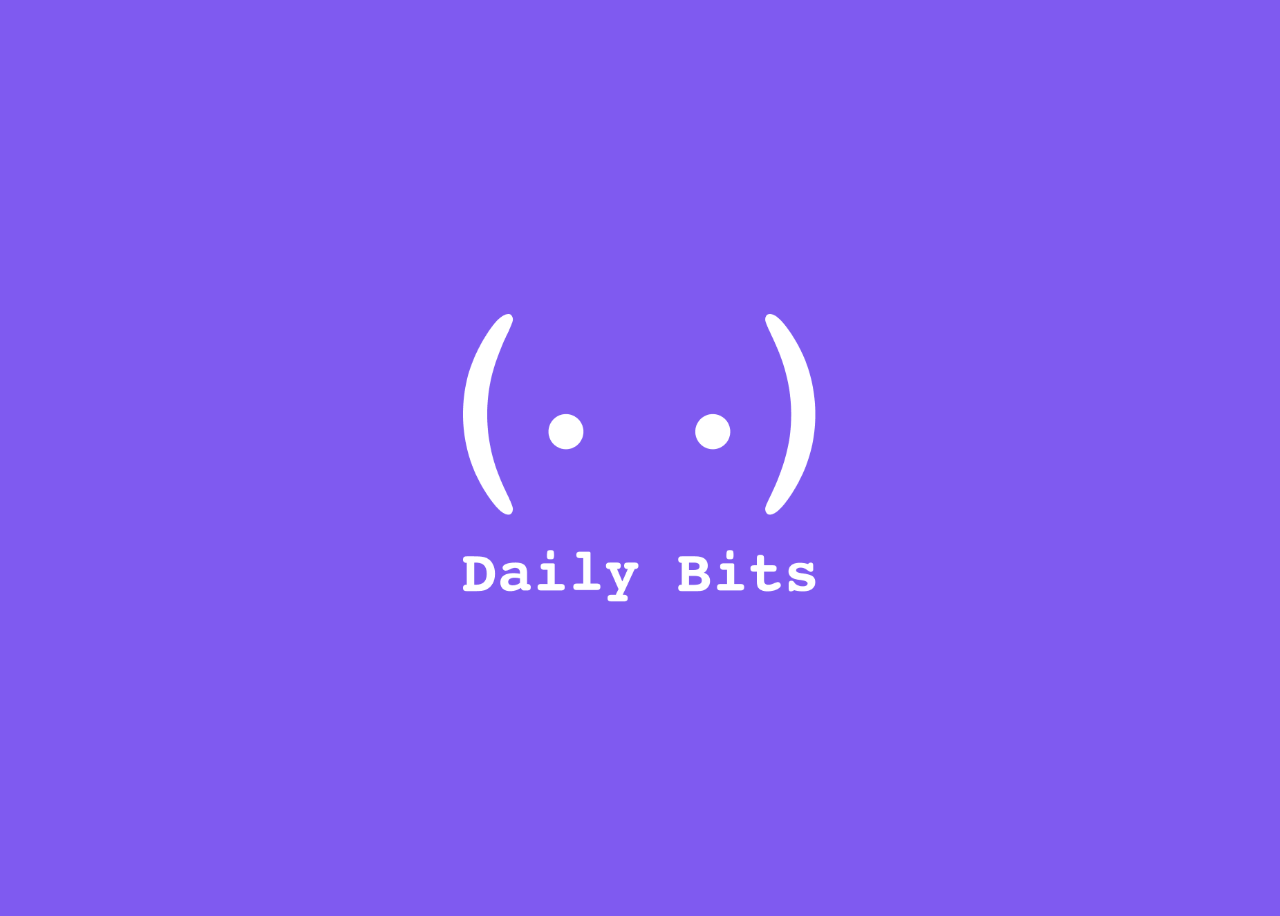
<file: index.html>
<!DOCTYPE html>
<html lang="es">
<head>
    <meta charset="UTF-8">
    <link rel="icon" href="/DailyBits/img/favicon.ico"/>
    <meta http-equiv="X-UA-Compatible" content="IE=edge">
    <meta name="viewport" content="width=device-width, initial-scale=1.0">
    <title>Daily Bits</title>
    <link href="https://cdn.jsdelivr.net/npm/bootstrap@5.0.0-beta3/dist/css/bootstrap.min.css" rel="stylesheet"
        integrity="sha384-eOJMYsd53ii+scO/bJGFsiCZc+5NDVN2yr8+0RDqr0Ql0h+rP48ckxlpbzKgwra6" crossorigin="anonymous">
        <link rel="stylesheet" href="css/base.css">
        <link rel="stylesheet" href="css/index.css">
</head>
<body>
        <img id="imagen" src="./img/Logo-intro.png" class="img-responsive" alt="">
</body>
<script src="https://cdn.jsdelivr.net/npm/bootstrap@5.0.2/dist/js/bootstrap.bundle.min.js" integrity="sha384-MrcW6ZMFYlzcLA8Nl+NtUVF0sA7MsXsP1UyJoMp4YLEuNSfAP+JcXn/tWtIaxVXM" crossorigin="anonymous"></script>
    <script src="js/index.js"></script>
</html>
</file>
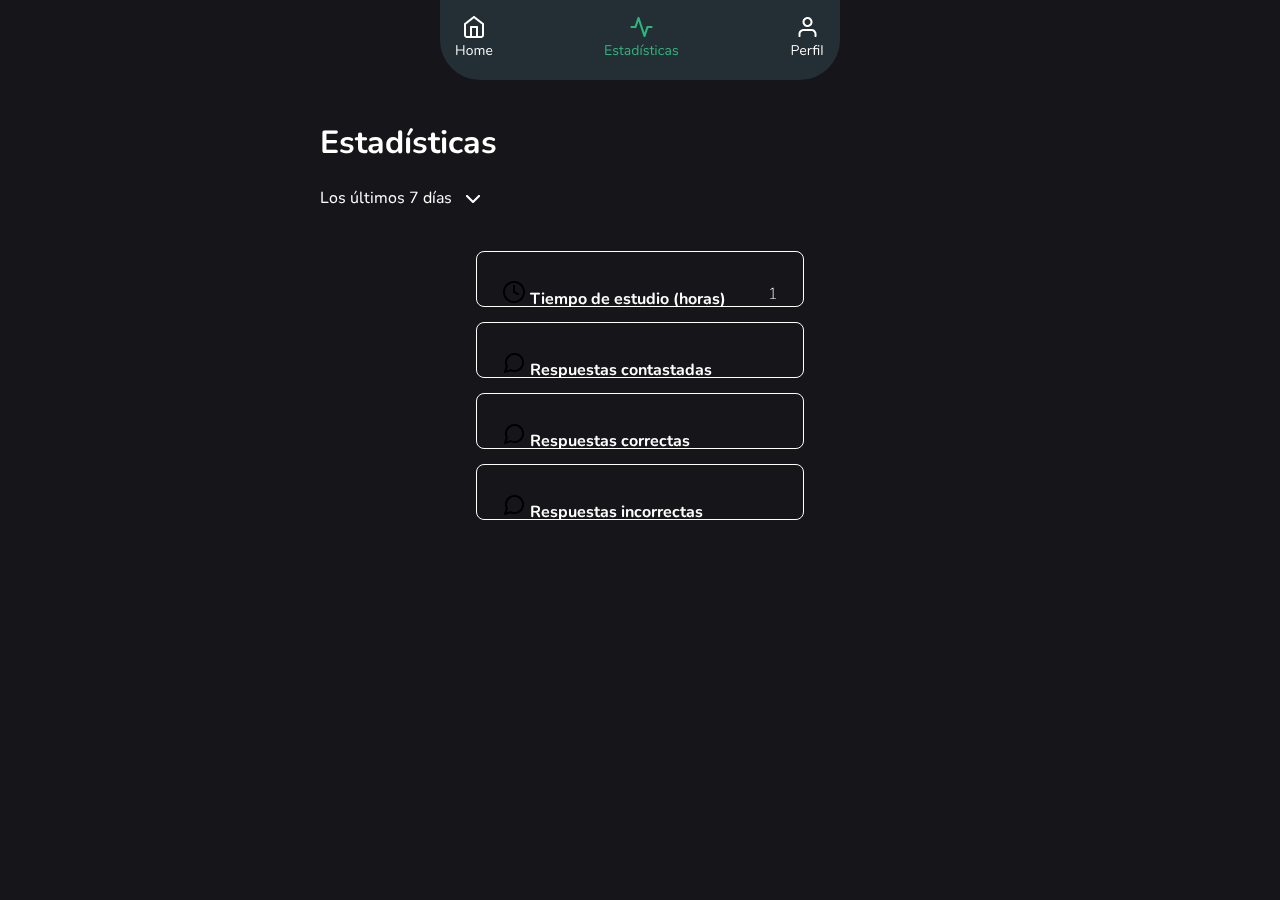
<file: estadisticas.html>
<!DOCTYPE html>
<html lang="es">
<head>
    <meta charset="UTF-8">
    <link rel="icon" href="/DailyBits/img/favicon.ico"/>
    <meta http-equiv="X-UA-Compatible" content="IE=edge">
    <meta name="viewport" content="width=device-width, initial-scale=1.0">
    <title>Daily Bits</title>
    <link href="https://cdn.jsdelivr.net/npm/bootstrap@5.0.0-beta3/dist/css/bootstrap.min.css" rel="stylesheet"
        integrity="sha384-eOJMYsd53ii+scO/bJGFsiCZc+5NDVN2yr8+0RDqr0Ql0h+rP48ckxlpbzKgwra6" crossorigin="anonymous">
        <link rel="stylesheet" href="css/base.css">
        <link rel="stylesheet" href="css/estadisticas.css">
</head>
<body class="">
    <header class="menu">
            <a class="opcion" href="home.html">
                <img src="./img/home.png" alt="">
            </a>
            <a class="opcion" href="estadisticas.html">
            <img src="./img/estadisticas-activo.png" alt="">
            </a>
            <a class="opcion" href="perfil.html">
            <img src="./img/perfil.png" alt="">
            </a>
    </header>
    <div class="titulo">
        <h1>Estadísticas</h1>
        <h3 class="subtitulo">Los últimos 7 días <img class="img-flecha-abajo" src="./img/flecha-abajo.png" alt=""></h3>
    </div>
    <section class="contenedor">
    <div class="estadistica">
        <h2 class="texto-estadistica"><img class="icono-estadistica" src="./img/clock.png" alt=""> Tiempo de estudio (horas) </h2><h2 class="valor-tiempo">1</h2>
    </div>
    <div class="estadistica">
        <h2 class="texto-estadistica"><img class="icono-estadistica" src="./img/message-circle.png" alt=""> Respuestas contastadas </h2><h2  class="valor-total totalRes"></h2>
    </div>
    <div class="estadistica">
        <h2 class="texto-estadistica"><img class="icono-estadistica" src="./img/message-circle.png" alt=""> Respuestas correctas </h2><h2  class="valor-correcto correct"></h2>
    </div>
    <div class="estadistica">
        <h2 class="texto-estadistica"><img class="icono-estadistica" src="./img/message-circle.png" alt=""> Respuestas incorrectas </h2><h2  class="valor-incorrecto incorrect"></h2>
    <div>
    </section>
</body>
<script src="https://cdn.jsdelivr.net/npm/bootstrap@5.0.2/dist/js/bootstrap.bundle.min.js" integrity="sha384-MrcW6ZMFYlzcLA8Nl+NtUVF0sA7MsXsP1UyJoMp4YLEuNSfAP+JcXn/tWtIaxVXM" crossorigin="anonymous"></script>
    <script src="js/estadisticas.js"></script>
</html>
</file>
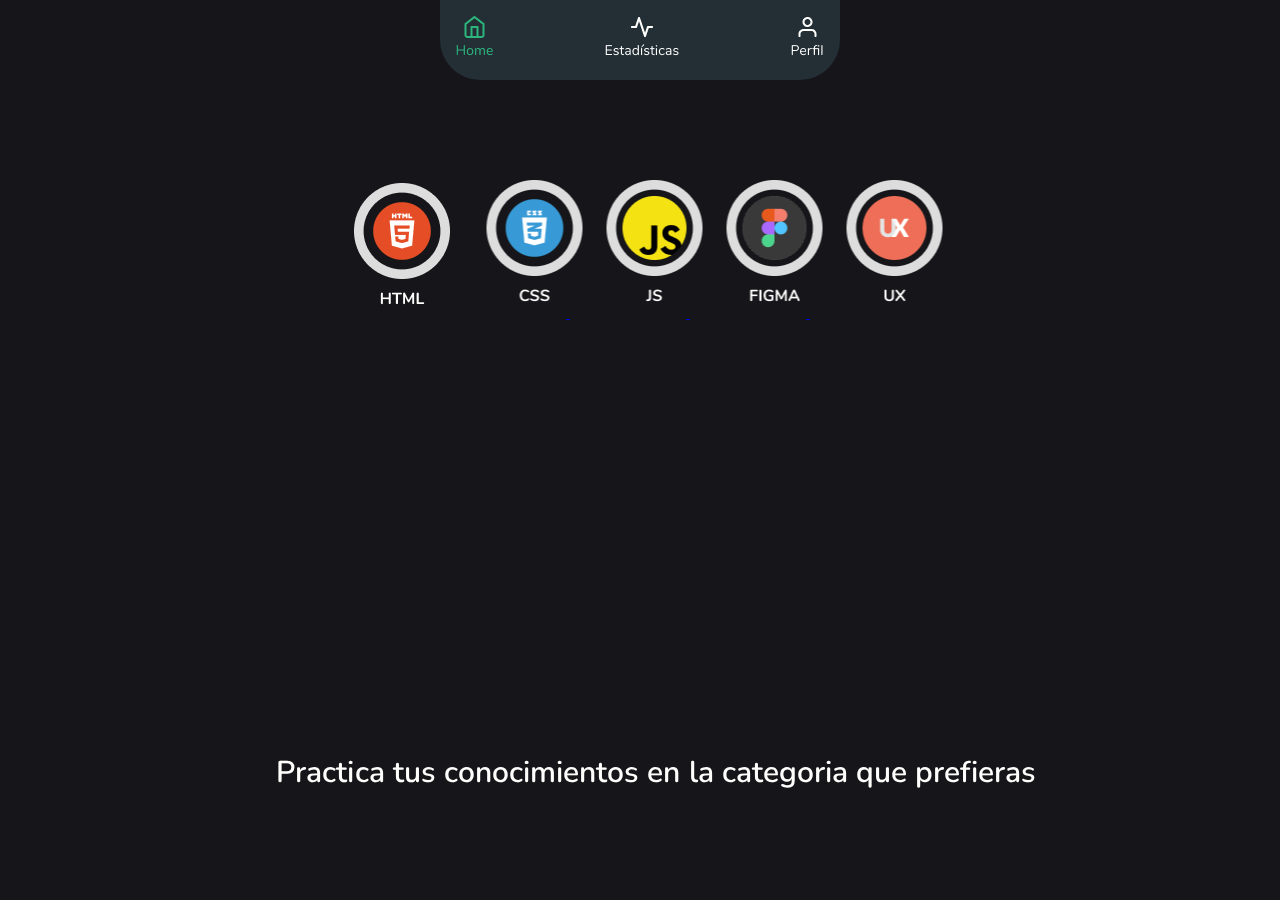
<file: home.html>
<!DOCTYPE html>
<html lang="es">
<head>
    <meta charset="UTF-8">
    <link rel="icon" href="/DailyBits/img/favicon.ico"/>
    <meta http-equiv="X-UA-Compatible" content="IE=edge">
    <meta name="viewport" content="width=device-width, initial-scale=1.0">
    <title>Daily Bits</title>
    <link href="https://cdn.jsdelivr.net/npm/bootstrap@5.0.0-beta3/dist/css/bootstrap.min.css" rel="stylesheet"
        integrity="sha384-eOJMYsd53ii+scO/bJGFsiCZc+5NDVN2yr8+0RDqr0Ql0h+rP48ckxlpbzKgwra6" crossorigin="anonymous">
        <link rel="stylesheet" href="css/base.css">
        <link rel="stylesheet" href="css/home.css">
</head>
<body class="">
    <header class="menu">
            <a class="opcion" href="home.html">
                <img src="./img/home-active.png" alt="">
            </a>
            <a class="opcion" href="estadisticas.html">
            <img src="./img/estadisticas.png" alt="">
            </a>
            <a class="opcion" href="perfil.html">
            <img src="./img/perfil.png" alt="">
            </a>
    </header>
    <h4 class="ttl-main">Practica tus conocimientos en la categoria que prefieras</h4>
    <section class="cursos">
            <div class="curso-inicial">
                <a class="" href="curso.html" onclick="setLs()">
                    <img class="curso-inicial" src="./img/html.png" alt="">
                </a>
            </div>
            <div class="cursos-secundarios">
                <a href="curso.html">
                    <img class="curso" src="./img/css.png" alt="">
                </a>
                <a href="curso.html">
                    <img class="curso" src="./img/js.png" alt="">
                </a>
                <a href="curso.html">
                    <img class="curso" src="./img/figma.png" alt="">
                </a>
                <a href="curso.html">
                    <img class="curso" src="./img/ux.png" alt="">
                </a>
            </div>
        </section>
</body>
<script src="https://cdn.jsdelivr.net/npm/bootstrap@5.0.2/dist/js/bootstrap.bundle.min.js" integrity="sha384-MrcW6ZMFYlzcLA8Nl+NtUVF0sA7MsXsP1UyJoMp4YLEuNSfAP+JcXn/tWtIaxVXM" crossorigin="anonymous"></script>
    <script src="js/home.js"></script>
</html>
</file>
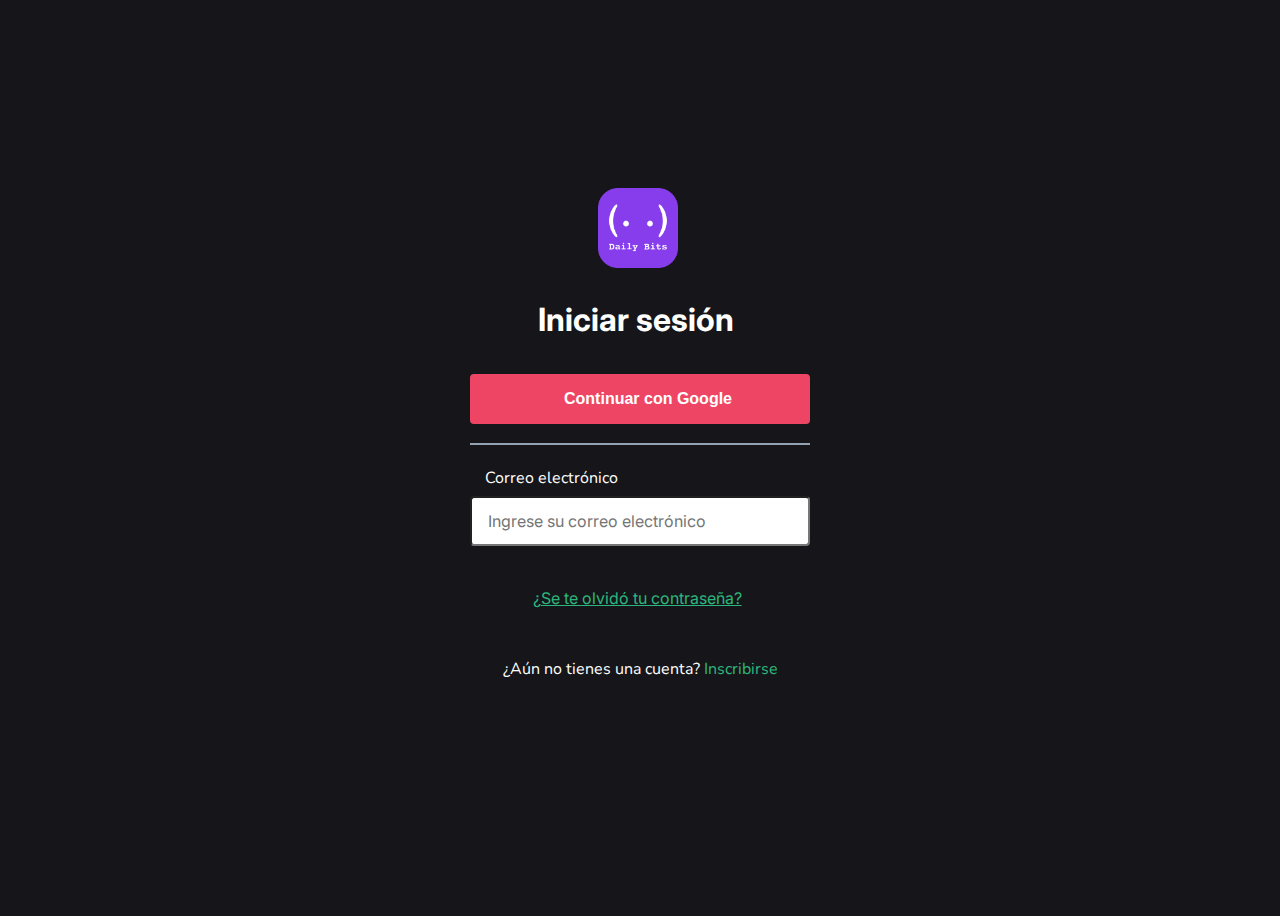
<file: log.html>
<!DOCTYPE html>
<html lang="es">
<head>
    <meta charset="UTF-8">
    <link rel="icon" href="/DailyBits/img/favicon.ico"/>
    <meta http-equiv="X-UA-Compatible" content="IE=edge">
    <meta name="viewport" content="width=device-width, initial-scale=1.0">
    <title>Daily Bits</title>
    <link href="https://cdn.jsdedsflivr.net/npm/bootstrap@5.0.0-beta3/dist/css/bootstrap.min.css" rel="stylesheet"
        integrity="sha384-eOJMYsd53ii+scO/bJGFsiCZc+5NDVN2yr8+0RDqr0Ql0h+rP48ckxlpbzKgwra6" crossorigin="anonymous">
    <link rel="stylesheet" href="css/base.css">
    <link rel="stylesheet" href="css/log.css">
</head>
<body>
    <section>
        <form id="form" onsubmit="functionSubmit(event)">
        <img src="./img/Logo.png" class="logo" alt="">
        <h1 class="titulo">Iniciar sesión</h1>
        <button class="btn-google" type="submit"  onclick="login()">Continuar con Google</button>
        <h3 class="linea"></h3>
        <h4 class="ttl-correo">Correo electrónico</h4>
        <input type="email" id="correoing" class="input" placeholder="Ingrese su correo electrónico" required>
    </form>
    </section>
    
    <p class="recuperar"><a href="#">¿Se te olvidó tu contraseña?</a>
    <p>¿Aún no tienes una cuenta? <a  class="inscribir" href="#">Inscribirse</a></p> </p>
</body>
<script src="https://cdn.jsdelivr.net/npm/bootstrap@5.0.2/dist/js/bootstrap.bundle.min.js" integrity="sha384-MrcW6ZMFYlzcLA8Nl+NtUVF0sA7MsXsP1UyJoMp4YLEuNSfAP+JcXn/tWtIaxVXM" crossorigin="anonymous"></script>
    <script src="js/log.js"></script>
</html>
</file>
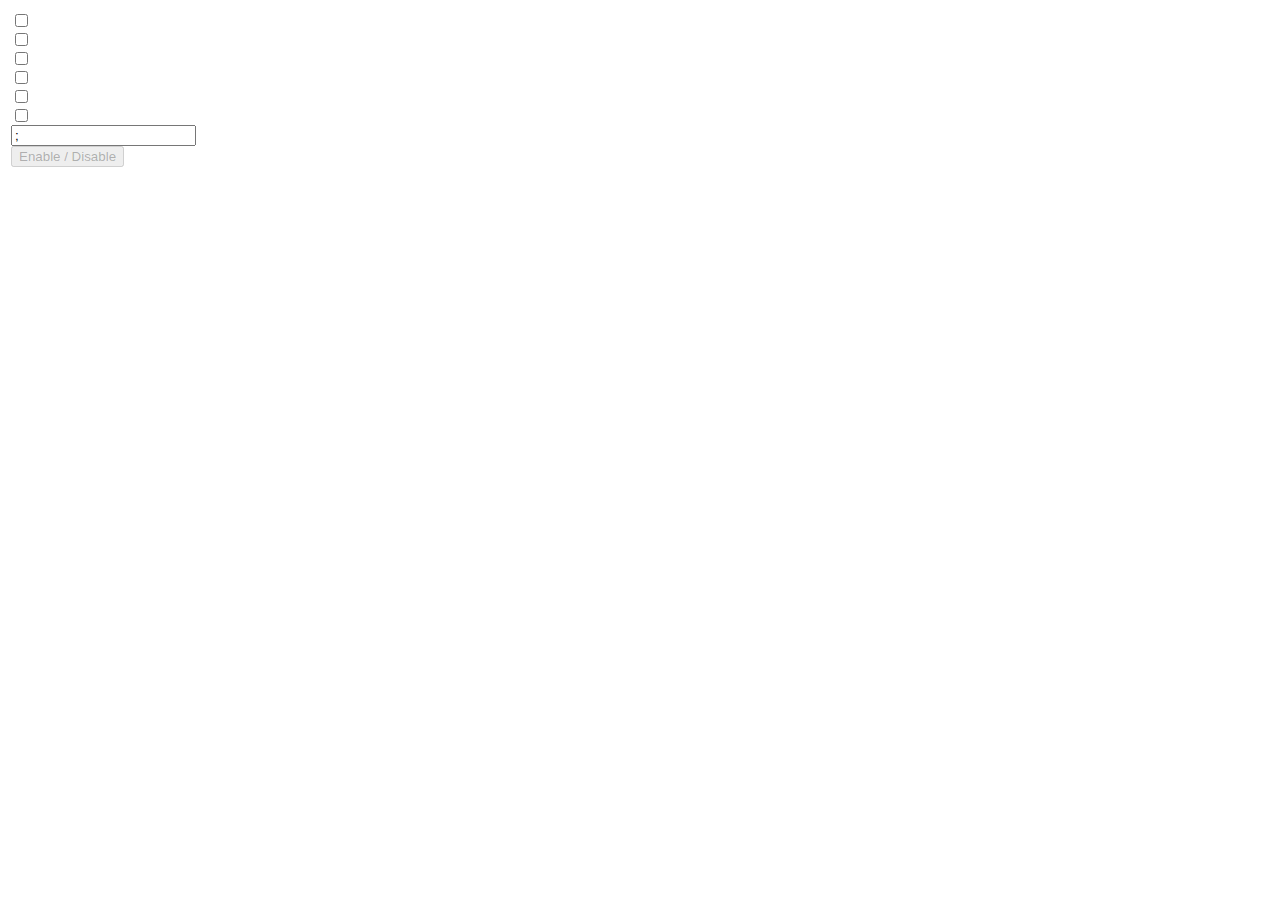
<file: prue.html>
<html> 
<head> 
   	<title>Ejemplo Radio Button</title> 
       <table>
        <tbody><tr>
        <td>
        <input type="checkbox" onclick="javacript:EnableDisableButton(this,1);"><br>
        <input type="checkbox" onclick="javacript:EnableDisableButton(this,2);"><br>
        <input type="checkbox" onclick="javacript:EnableDisableButton(this,3);"><br>
        <input type="checkbox" onclick="javacript:EnableDisableButton(this,4);"><br>
        <input type="checkbox" onclick="javacript:EnableDisableButton(this,5);"><br>
        <input type="checkbox" onclick="javacript:EnableDisableButton(this,6);"><br>
        <input id="textbox1" type="text" name="t3"><br>
        <input id="button1" type="submit" value="Enable / Disable" disabled=""><br>
        </td>
        </tr>
        </tbody></table>
        <script type="text/javascript">
        var idList = ";"
        document.getElementById('textbox1').value = idList;
        
        function EnableDisableButton(cb, id) {
        
        if (cb.checked == 1) {
        idList = idList + id + ";"
        document.getElementById('textbox1').value = idList;
        }
        
        if (cb.checked == 0) {
        var v;
        v = ";" + id + ";"
        idList = idList.replace(v, ";");
        document.getElementById('textbox1').value = idList;
        }
        
        if (idList == ";") {
        document.getElementById('button1').disabled = true;
        } else {
        document.getElementById('button1').disabled = false;
        }
        
        }
        
        </script>
</body> 
</html>
</file>
<file: css/base.css>
@import url('https://fonts.googleapis.com/css?family=Nunito'); 

* {
  box-sizing: border-box;
}

:root {
    --font-family: "Nunito";
    --color-white: #FFFFFE;
    --color-black: #16161A;
    --color-primary: #7F5AF0;
    --color-secundary: #A786DF;
    --color-tertiary: #72757E;
    --color-green: #2CB67D;
    --color-gray: #94A1B2;
    --color-purple: #6B47DC;
    --color-neutral: #232E35;
    --color-red: #EF4565;
}


.menu{
  /* Auto Layout */
display:flex;
flex-direction: row; 
justify-content:space-between;
width: 100%;
height: 70px;
bottom: 0px;
padding: 15px;
padding-top: 15px;
position: fixed;
z-index:  1;
/* Neutral */

background: var(--color-neutral);

}
.curso-inicial{
  display: flex;
  flex-direction:column;
  align-items: center;       
}
.cursos-secundarios{
    justify-content: space-between;
    width: 300px;
}
.cursos{
  display: flex;
  flex-direction: column;
  align-items:center;

  
}


.curso{
transform:translateX(25%);
  margin: 5px;
  padding: 5px;
}

@media (min-width: 600px) {  
  
.menu{
/* Auto Layout */
display:flex;
flex-direction:row; 
align-content: space-between;
width: 400px;
height: 400px;
position: fixed;
bottom: 0px;
border-radius: 10%;
transform: translateX(60%);
transform: translateY(80%);
z-index: 0;
}
  
.opcion{
align-items: center;
}



}        
@media (min-width: 1240px) {

  
  .menu{
    /* Auto Layout */
  display:flex;
  flex-direction:row; 
  align-content: space-between;
  width: 400px;
  height: 400px;
  position: fixed;
  bottom: 100px;
  top: 0px;
  border-radius: 10%;
  transform: translateX(60%);
  transform: translateY(-80%);
  z-index: 0;
  }
      
  .opcion{
    transform: translateY(320px);
    align-items: center;
  }    


    }
</file>
<file: css/index.css>
.animation-target {
  -webkit-animation: animation 1000ms linear both;
  animation: animation 1000ms linear both;
}

/* Generated with Bounce.js. Edit at http://bouncejs.com#%7Bs%3A%5B%7BT%3A%22t%22%2Ce%3A%22b%22%2Cd%3A1000%2CD%3A0%2Cf%3A%7Bx%3A-300%2Cy%3A0%7D%2Ct%3A%7Bx%3A0%2Cy%3A0%7D%2Cs%3A5%2Cb%3A4%7D%2C%7BT%3A%22c%22%2Ce%3A%22s%22%2Cd%3A500%2CD%3A0%2Cf%3A%7Bx%3A1%2Cy%3A1%7D%2Ct%3A%7Bx%3A15%2Cy%3A1%7D%2Cs%3A5%2Cb%3A4%7D%5D%7D */

@-webkit-keyframes animation { 
  0% { -webkit-transform: matrix3d(1, 0, 0, 0, 0, 1, 0, 0, 0, 0, 1, 0, -300, 0, 0, 1); transform: matrix3d(1, 0, 0, 0, 0, 1, 0, 0, 0, 0, 1, 0, -300, 0, 0, 1); }
  1.3% { -webkit-transform: matrix3d(3.905, 0, 0, 0, 0, 1, 0, 0, 0, 0, 1, 0, -237.02, 0, 0, 1); transform: matrix3d(3.905, 0, 0, 0, 0, 1, 0, 0, 0, 0, 1, 0, -237.02, 0, 0, 1); }
  2.55% { -webkit-transform: matrix3d(4.554, 0, 0, 0, 0, 1, 0, 0, 0, 0, 1, 0, -182.798, 0, 0, 1); transform: matrix3d(4.554, 0, 0, 0, 0, 1, 0, 0, 0, 0, 1, 0, -182.798, 0, 0, 1); }
  4.1% { -webkit-transform: matrix3d(4.025, 0, 0, 0, 0, 1, 0, 0, 0, 0, 1, 0, -125.912, 0, 0, 1); transform: matrix3d(4.025, 0, 0, 0, 0, 1, 0, 0, 0, 0, 1, 0, -125.912, 0, 0, 1); }
  5.71% { -webkit-transform: matrix3d(3.039, 0, 0, 0, 0, 1, 0, 0, 0, 0, 1, 0, -79.596, 0, 0, 1); transform: matrix3d(3.039, 0, 0, 0, 0, 1, 0, 0, 0, 0, 1, 0, -79.596, 0, 0, 1); }
  8.11% { -webkit-transform: matrix3d(1.82, 0, 0, 0, 0, 1, 0, 0, 0, 0, 1, 0, -31.647, 0, 0, 1); transform: matrix3d(1.82, 0, 0, 0, 0, 1, 0, 0, 0, 0, 1, 0, -31.647, 0, 0, 1); }
  8.81% { -webkit-transform: matrix3d(1.581, 0, 0, 0, 0, 1, 0, 0, 0, 0, 1, 0, -21.84, 0, 0, 1); transform: matrix3d(1.581, 0, 0, 0, 0, 1, 0, 0, 0, 0, 1, 0, -21.84, 0, 0, 1); }
  11.96% { -webkit-transform: matrix3d(1.034, 0, 0, 0, 0, 1, 0, 0, 0, 0, 1, 0, 4.825, 0, 0, 1); transform: matrix3d(1.034, 0, 0, 0, 0, 1, 0, 0, 0, 0, 1, 0, 4.825, 0, 0, 1); }
  12.11% { -webkit-transform: matrix3d(1.023, 0, 0, 0, 0, 1, 0, 0, 0, 0, 1, 0, 5.53, 0, 0, 1); transform: matrix3d(1.023, 0, 0, 0, 0, 1, 0, 0, 0, 0, 1, 0, 5.53, 0, 0, 1); }
  15.07% { -webkit-transform: matrix3d(0.947, 0, 0, 0, 0, 1, 0, 0, 0, 0, 1, 0, 12.662, 0, 0, 1); transform: matrix3d(0.947, 0, 0, 0, 0, 1, 0, 0, 0, 0, 1, 0, 12.662, 0, 0, 1); }
  16.12% { -webkit-transform: matrix3d(0.951, 0, 0, 0, 0, 1, 0, 0, 0, 0, 1, 0, 13.007, 0, 0, 1); transform: matrix3d(0.951, 0, 0, 0, 0, 1, 0, 0, 0, 0, 1, 0, 13.007, 0, 0, 1); }
  27.23% { -webkit-transform: matrix3d(1.001, 0, 0, 0, 0, 1, 0, 0, 0, 0, 1, 0, 2.352, 0, 0, 1); transform: matrix3d(1.001, 0, 0, 0, 0, 1, 0, 0, 0, 0, 1, 0, 2.352, 0, 0, 1); }
  27.58% { -webkit-transform: matrix3d(1.001, 0, 0, 0, 0, 1, 0, 0, 0, 0, 1, 0, 2.121, 0, 0, 1); transform: matrix3d(1.001, 0, 0, 0, 0, 1, 0, 0, 0, 0, 1, 0, 2.121, 0, 0, 1); }
  38.34% { -webkit-transform: matrix3d(1, 0, 0, 0, 0, 1, 0, 0, 0, 0, 1, 0, -0.311, 0, 0, 1); transform: matrix3d(1, 0, 0, 0, 0, 1, 0, 0, 0, 0, 1, 0, -0.311, 0, 0, 1); }
  40.09% { -webkit-transform: matrix3d(1, 0, 0, 0, 0, 1, 0, 0, 0, 0, 1, 0, -0.291, 0, 0, 1); transform: matrix3d(1, 0, 0, 0, 0, 1, 0, 0, 0, 0, 1, 0, -0.291, 0, 0, 1); }
  50% { -webkit-transform: matrix3d(1, 0, 0, 0, 0, 1, 0, 0, 0, 0, 1, 0, -0.048, 0, 0, 1); transform: matrix3d(1, 0, 0, 0, 0, 1, 0, 0, 0, 0, 1, 0, -0.048, 0, 0, 1); }
  60.56% { -webkit-transform: matrix3d(1, 0, 0, 0, 0, 1, 0, 0, 0, 0, 1, 0, 0.007, 0, 0, 1); transform: matrix3d(1, 0, 0, 0, 0, 1, 0, 0, 0, 0, 1, 0, 0.007, 0, 0, 1); }
  82.78% { -webkit-transform: matrix3d(1, 0, 0, 0, 0, 1, 0, 0, 0, 0, 1, 0, 0, 0, 0, 1); transform: matrix3d(1, 0, 0, 0, 0, 1, 0, 0, 0, 0, 1, 0, 0, 0, 0, 1); }
  100% { -webkit-transform: matrix3d(1, 0, 0, 0, 0, 1, 0, 0, 0, 0, 1, 0, 0, 0, 0, 1); transform: matrix3d(1, 0, 0, 0, 0, 1, 0, 0, 0, 0, 1, 0, 0, 0, 0, 1); } 
}

@keyframes animation { 
  0% { -webkit-transform: matrix3d(1, 0, 0, 0, 0, 1, 0, 0, 0, 0, 1, 0, -300, 0, 0, 1); transform: matrix3d(1, 0, 0, 0, 0, 1, 0, 0, 0, 0, 1, 0, -300, 0, 0, 1); }
  1.3% { -webkit-transform: matrix3d(3.905, 0, 0, 0, 0, 1, 0, 0, 0, 0, 1, 0, -237.02, 0, 0, 1); transform: matrix3d(3.905, 0, 0, 0, 0, 1, 0, 0, 0, 0, 1, 0, -237.02, 0, 0, 1); }
  2.55% { -webkit-transform: matrix3d(4.554, 0, 0, 0, 0, 1, 0, 0, 0, 0, 1, 0, -182.798, 0, 0, 1); transform: matrix3d(4.554, 0, 0, 0, 0, 1, 0, 0, 0, 0, 1, 0, -182.798, 0, 0, 1); }
  4.1% { -webkit-transform: matrix3d(4.025, 0, 0, 0, 0, 1, 0, 0, 0, 0, 1, 0, -125.912, 0, 0, 1); transform: matrix3d(4.025, 0, 0, 0, 0, 1, 0, 0, 0, 0, 1, 0, -125.912, 0, 0, 1); }
  5.71% { -webkit-transform: matrix3d(3.039, 0, 0, 0, 0, 1, 0, 0, 0, 0, 1, 0, -79.596, 0, 0, 1); transform: matrix3d(3.039, 0, 0, 0, 0, 1, 0, 0, 0, 0, 1, 0, -79.596, 0, 0, 1); }
  8.11% { -webkit-transform: matrix3d(1.82, 0, 0, 0, 0, 1, 0, 0, 0, 0, 1, 0, -31.647, 0, 0, 1); transform: matrix3d(1.82, 0, 0, 0, 0, 1, 0, 0, 0, 0, 1, 0, -31.647, 0, 0, 1); }
  8.81% { -webkit-transform: matrix3d(1.581, 0, 0, 0, 0, 1, 0, 0, 0, 0, 1, 0, -21.84, 0, 0, 1); transform: matrix3d(1.581, 0, 0, 0, 0, 1, 0, 0, 0, 0, 1, 0, -21.84, 0, 0, 1); }
  11.96% { -webkit-transform: matrix3d(1.034, 0, 0, 0, 0, 1, 0, 0, 0, 0, 1, 0, 4.825, 0, 0, 1); transform: matrix3d(1.034, 0, 0, 0, 0, 1, 0, 0, 0, 0, 1, 0, 4.825, 0, 0, 1); }
  12.11% { -webkit-transform: matrix3d(1.023, 0, 0, 0, 0, 1, 0, 0, 0, 0, 1, 0, 5.53, 0, 0, 1); transform: matrix3d(1.023, 0, 0, 0, 0, 1, 0, 0, 0, 0, 1, 0, 5.53, 0, 0, 1); }
  15.07% { -webkit-transform: matrix3d(0.947, 0, 0, 0, 0, 1, 0, 0, 0, 0, 1, 0, 12.662, 0, 0, 1); transform: matrix3d(0.947, 0, 0, 0, 0, 1, 0, 0, 0, 0, 1, 0, 12.662, 0, 0, 1); }
  16.12% { -webkit-transform: matrix3d(0.951, 0, 0, 0, 0, 1, 0, 0, 0, 0, 1, 0, 13.007, 0, 0, 1); transform: matrix3d(0.951, 0, 0, 0, 0, 1, 0, 0, 0, 0, 1, 0, 13.007, 0, 0, 1); }
  27.23% { -webkit-transform: matrix3d(1.001, 0, 0, 0, 0, 1, 0, 0, 0, 0, 1, 0, 2.352, 0, 0, 1); transform: matrix3d(1.001, 0, 0, 0, 0, 1, 0, 0, 0, 0, 1, 0, 2.352, 0, 0, 1); }
  27.58% { -webkit-transform: matrix3d(1.001, 0, 0, 0, 0, 1, 0, 0, 0, 0, 1, 0, 2.121, 0, 0, 1); transform: matrix3d(1.001, 0, 0, 0, 0, 1, 0, 0, 0, 0, 1, 0, 2.121, 0, 0, 1); }
  38.34% { -webkit-transform: matrix3d(1, 0, 0, 0, 0, 1, 0, 0, 0, 0, 1, 0, -0.311, 0, 0, 1); transform: matrix3d(1, 0, 0, 0, 0, 1, 0, 0, 0, 0, 1, 0, -0.311, 0, 0, 1); }
  40.09% { -webkit-transform: matrix3d(1, 0, 0, 0, 0, 1, 0, 0, 0, 0, 1, 0, -0.291, 0, 0, 1); transform: matrix3d(1, 0, 0, 0, 0, 1, 0, 0, 0, 0, 1, 0, -0.291, 0, 0, 1); }
  50% { -webkit-transform: matrix3d(1, 0, 0, 0, 0, 1, 0, 0, 0, 0, 1, 0, -0.048, 0, 0, 1); transform: matrix3d(1, 0, 0, 0, 0, 1, 0, 0, 0, 0, 1, 0, -0.048, 0, 0, 1); }
  60.56% { -webkit-transform: matrix3d(1, 0, 0, 0, 0, 1, 0, 0, 0, 0, 1, 0, 0.007, 0, 0, 1); transform: matrix3d(1, 0, 0, 0, 0, 1, 0, 0, 0, 0, 1, 0, 0.007, 0, 0, 1); }
  82.78% { -webkit-transform: matrix3d(1, 0, 0, 0, 0, 1, 0, 0, 0, 0, 1, 0, 0, 0, 0, 1); transform: matrix3d(1, 0, 0, 0, 0, 1, 0, 0, 0, 0, 1, 0, 0, 0, 0, 1); }
  100% { -webkit-transform: matrix3d(1, 0, 0, 0, 0, 1, 0, 0, 0, 0, 1, 0, 0, 0, 0, 1); transform: matrix3d(1, 0, 0, 0, 0, 1, 0, 0, 0, 0, 1, 0, 0, 0, 0, 1); } 
}





body{
  background-color: var(--color-primary);
  display: flex;
  flex-direction: column;
  align-items: center;
  justify-content: center;
  height: 100vh;

}



#imagen{
  width: 354px;
  height: 288px;
  animation-duration: 2s;
  animation-name: animation;
}


    

@media (max-width: 540px) {
  
  #imagen{
  width: 177px;
  height: 144px;
  animation-duration: 2s;
  animation-name: animation;
}
  
}
</file>
<file: css/estadisticas.css>
/*HIPERTEXTOS*/

body {
    
    margin-top: 16px;
    background-color: var(--color-black);
    color: var(--color-white);
    font-family: var(--font-family);  
    display: flex;
    flex-direction:column;
    align-items: center;
    justify-content: center;
}
h2{
    font-style: normal;
    font-weight: bold;
    font-size: 16px;
    line-height: 24px;
}





/*CLASES*/


.titulo{
    top: 16px;
    position: fixed;
    left: 7%;
}
.subtitulo{
    display: block;
    font-style: normal;
    font-weight: normal;
    font-size: 16px;
    line-height: 24px; 
}

.estadistica{
    display: flex;
    flex-direction: row;
    position: static;
    border-style: solid;
    border-width: 1px;
    border-radius: 8px;
    width: 328px;
    height: 56px;
    left: 16px;
    top: 216px; 
    padding-left: 25px;
    bottom: 30px;
    margin: 15px;
    padding: 25px;
    align-items: flex-start;
justify-content: space-between;
    
}

.img-flecha-abajo{
    margin-left: 10px;
}

.contenedor{
    transform: translateY(150px);
}

.texto-estadistica{
    position: static;
left: 32px;
top: 0px;
transform: translateY(-10px);
font-style: normal;
font-weight: bold;
font-size: 16px;
line-height: 24px;
}


.valor-tiempo{
    margin-left: 10px;
    transform: translateY(-8px);
    font-weight: 200;
}
.valor-total{
    
    margin-left: 25px;
    transform: translateY(-8px);
    font-weight: 200;
}
.valor-correcto{
        color: var(--color-green);
        margin-left: 50px;
        transform: translateY(-8px);
        font-weight: 200;
    }
.valor-incorrecto{
    color: var(--color-red);
    margin-left: 73px;
    transform: translateY(-8px);
    font-weight: 200;
}

@media (min-width: 1240px) {

    .titulo{
        top: 100px;
        left: 25%;
    }
    .contenedor{
        transform: translateY(220px);
    }
 }
</file>
<file: css/home.css>
body {
    margin-top: 16px;
    background-color: var(--color-black);
    color: var(--color-white);
    font-family: var(--font-family);  
    display: flex;
    flex-direction:column;
    align-items: center;
    justify-content: center;
}
section{
  transform: translateY(100px);
}

.ttl-main{
    text-align: center;
    width: 100%;
    height: 50px;
    left: 16px;
    top: 16px;
    font-weight: 600;
    font-size: 18px;
    line-height: 25px;
    font-style: normal;
    letter-spacing: 0.0015em;
}

.curso{
  width: auto;
}
@media (min-width: 600px) { 
  
.ttl-main{

  font-size: 23px;
  }
  /**/
.cursos{
  display: flex;
  flex-direction: row;
  }
  
  .curso-inicial{
  display: flex;
  flex-direction:row;   
  }
  
  .cursos-secundarios{
  justify-content: space-between;
  width: auto;
  }
  
 }

@media (min-width: 1240px) { 

  
  .ttl-main{
    font-size: 30px;
    position: fixed;
    top: 80%;
    }

    .cursos{
      display: flex;
      flex-direction: row;
      transform: translateY(100%);   
    }

 }
</file>
<file: css/log.css>
@import url('https://fonts.googleapis.com/css2?family=Inter&display=swap');

body {
    background-color: var(--color-black);
    color: var(--color-white);
    font-family: Nunito;  
    display: flex;
    flex-direction: column;
    align-items: center;
    justify-content: center;
    height: 100vh;
}

a{
  color: var(--color-green)
}

.logo{
width: 80px;
height: 80px;
transform: translateX(160%);
}

.titulo{
  text-align:center;
  font-family: Inter;
  font-style: normal;
  font-weight:bold;
  font-size: 32px;
  width: 208px;
  height: 39px;
  line-height: 49px;
  line-break: 30px;
  transform: translateX(30%);
  margin-bottom: 40px;
}
.btn-google{
  background-image:url("https://gejocad.github.io/DailyBits/img/icon-google.png");
  background-repeat: no-repeat;
  background-position: 20% 50%;
  background-color: var(--color-red); 
  font-style: normal;
  font-weight: 600;
  border: none;
  border-radius: 4px;
  padding-left: 22px;
  color: white;
  text-align: center;
  text-decoration: none;
  display: inline-block;
  font-size: 16px;
  
  width: 340px;
  height: 50px;


}

.linea{
  position: static;
width: 340px;
height: 0px;
left: 0px;
top: 64px;

border: 0.5px solid var(--color-gray);


align-self: stretch;
flex-grow: 0;
}

.ttl-correo{
  font-weight: normal;
  margin-left: 15px;
  margin-bottom: -2px;
  font-size: 16px;
  line-height: 24px;

}
.input{

  display: flex;
flex-direction: row;
align-items: center;
padding: 12px 16px;

  width: 340px;
  height: 50px;
  margin: 8px 0px;
  
  
  border-radius: 4px;

  font-family: Inter;
font-style: normal;
font-weight: normal;
font-size: 16px;
line-height: 24px;

}

.recuperar{
  font-family: Inter;
  font-style: normal;
  font-weight: normal;
  font-size: 16px;
  line-height: 24px;
  width: 215px;
  height: 24px;
  left: 72.5px;
  top: 263px;
  margin: 32px 0px;
}

.inscribir{
  text-decoration: none;
}
</file>
